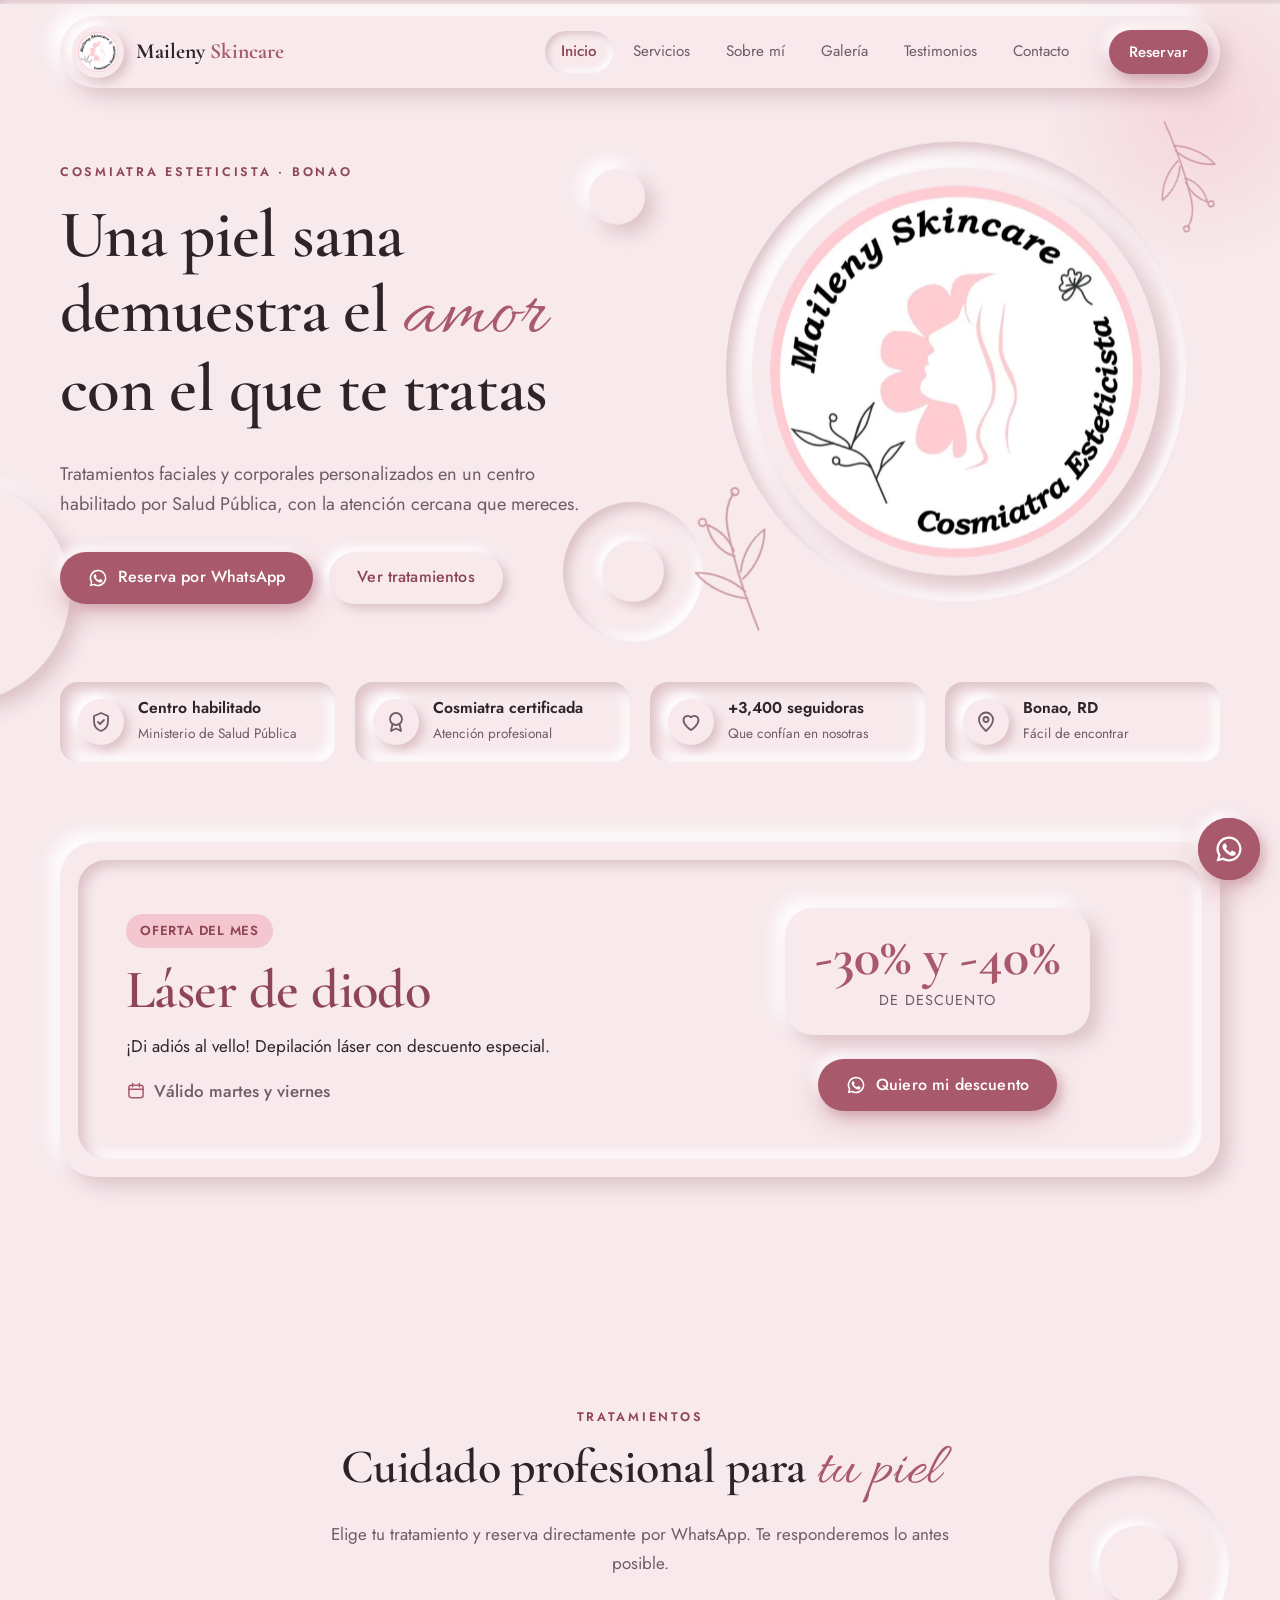
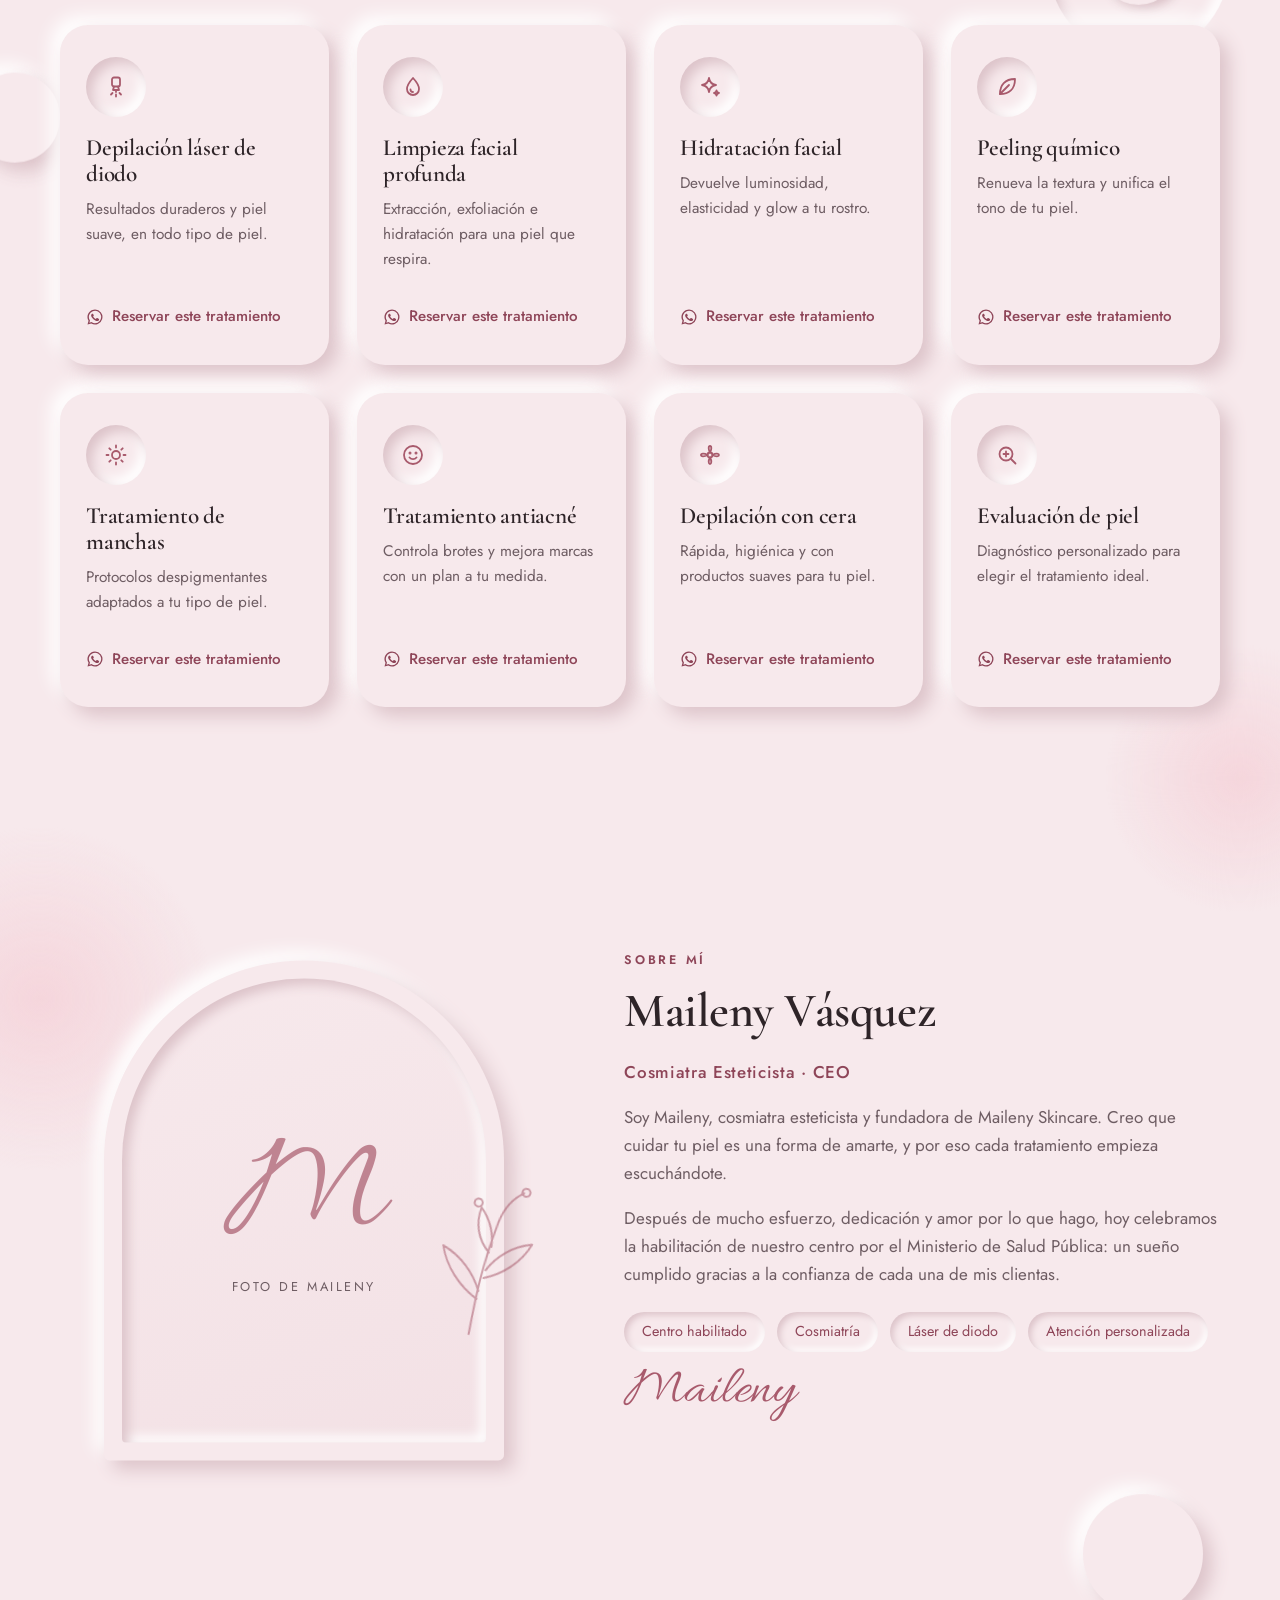
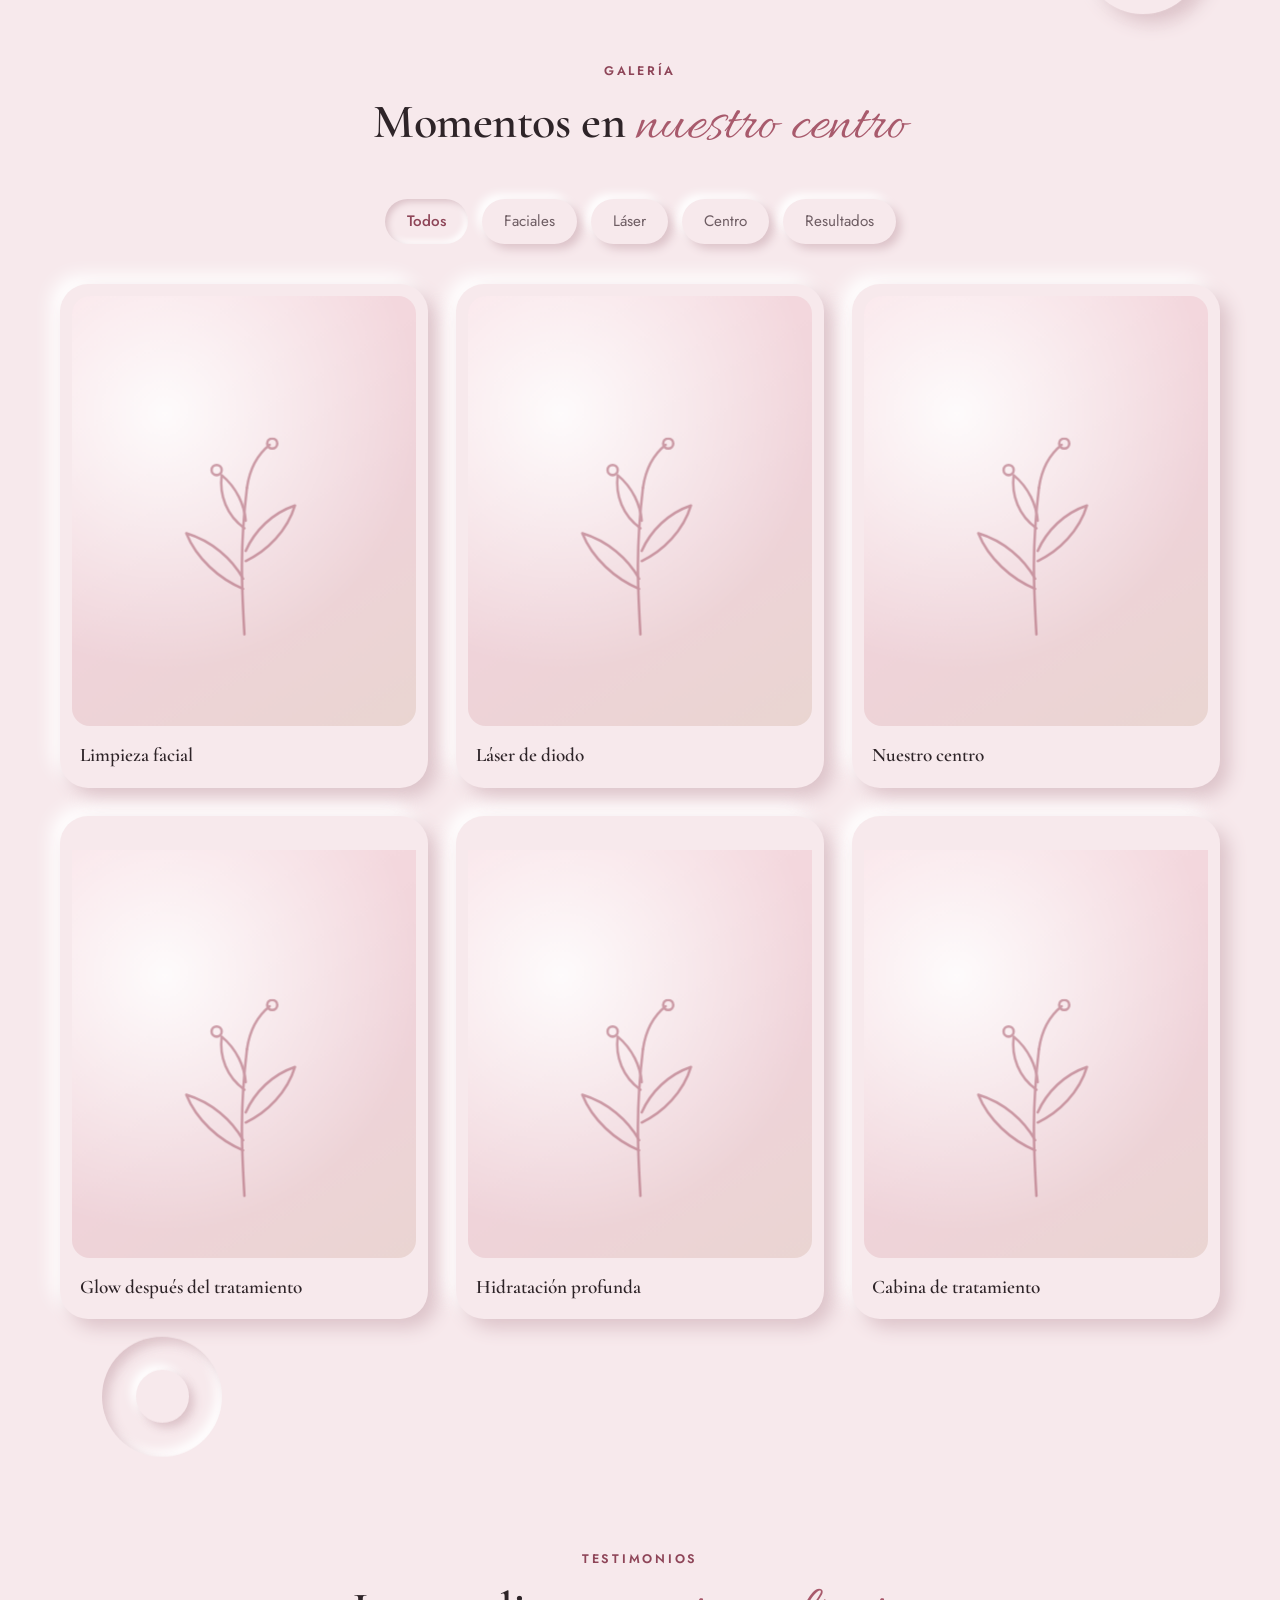
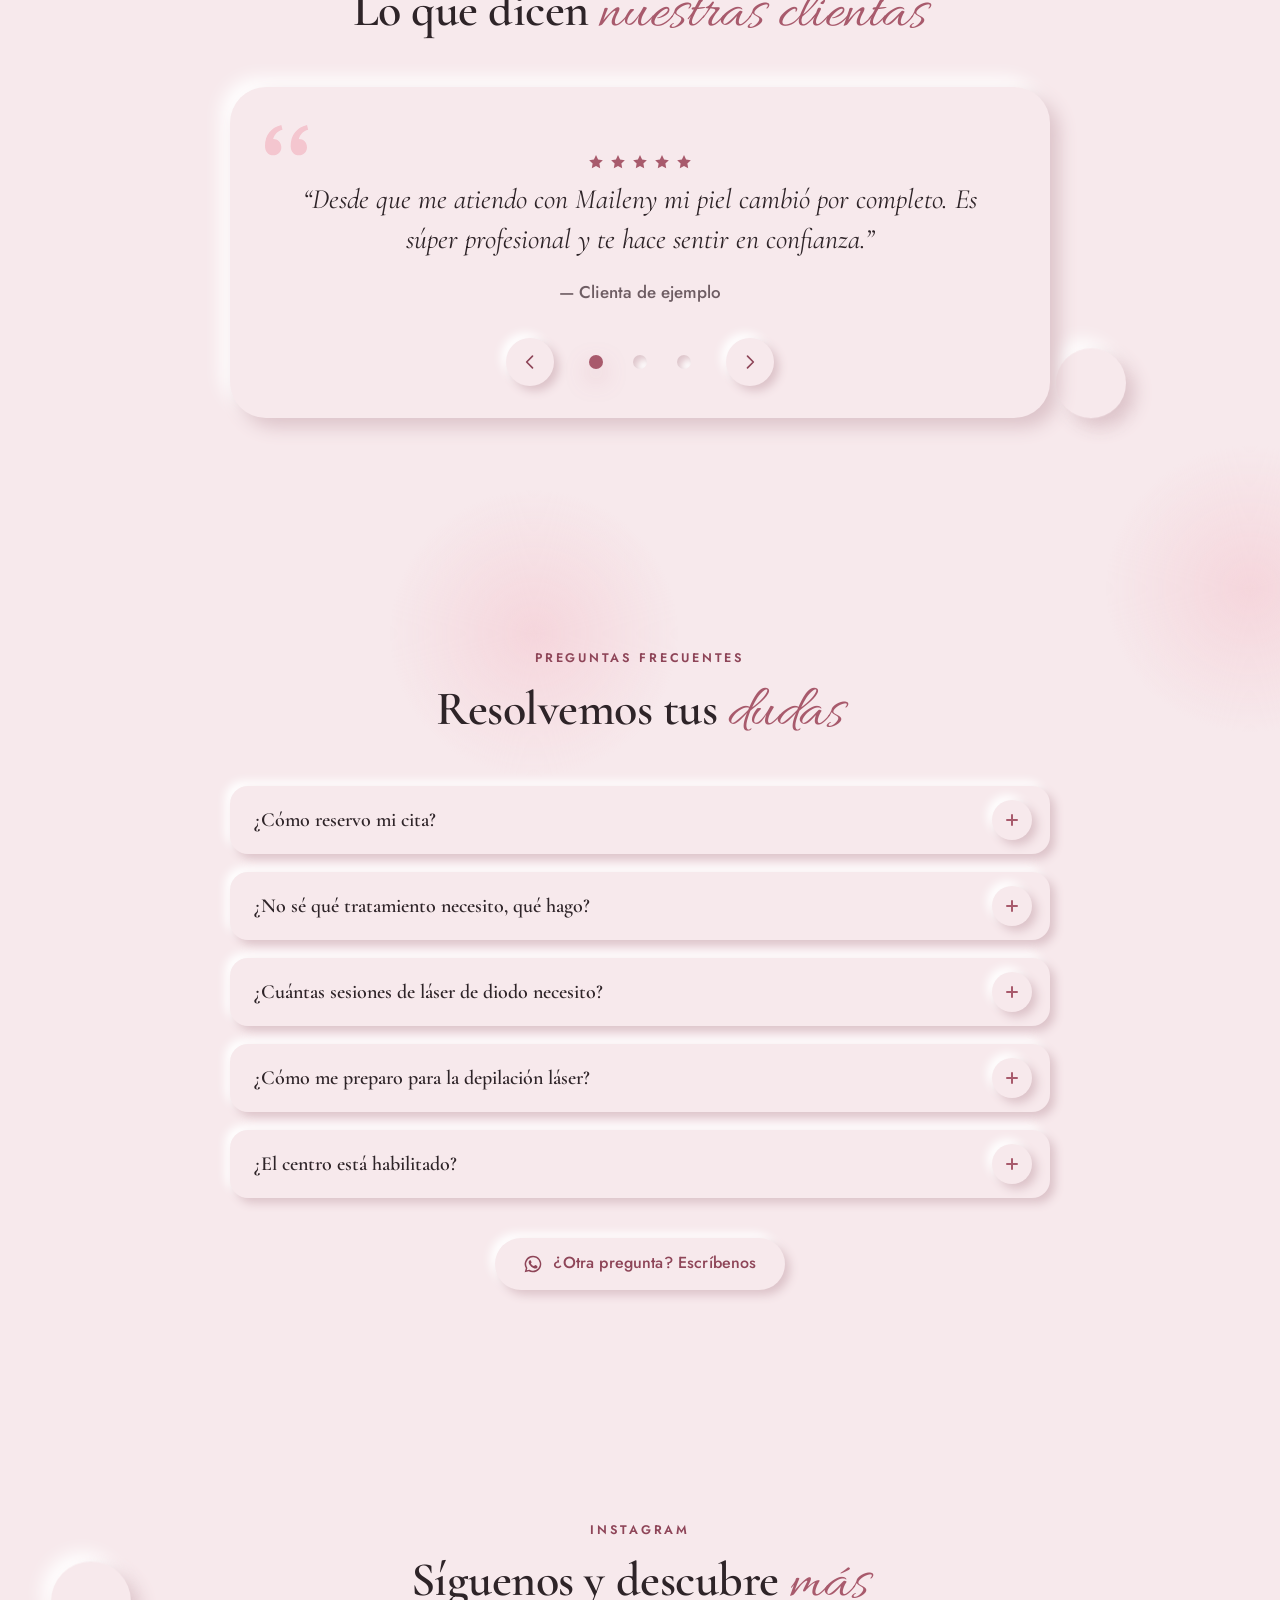
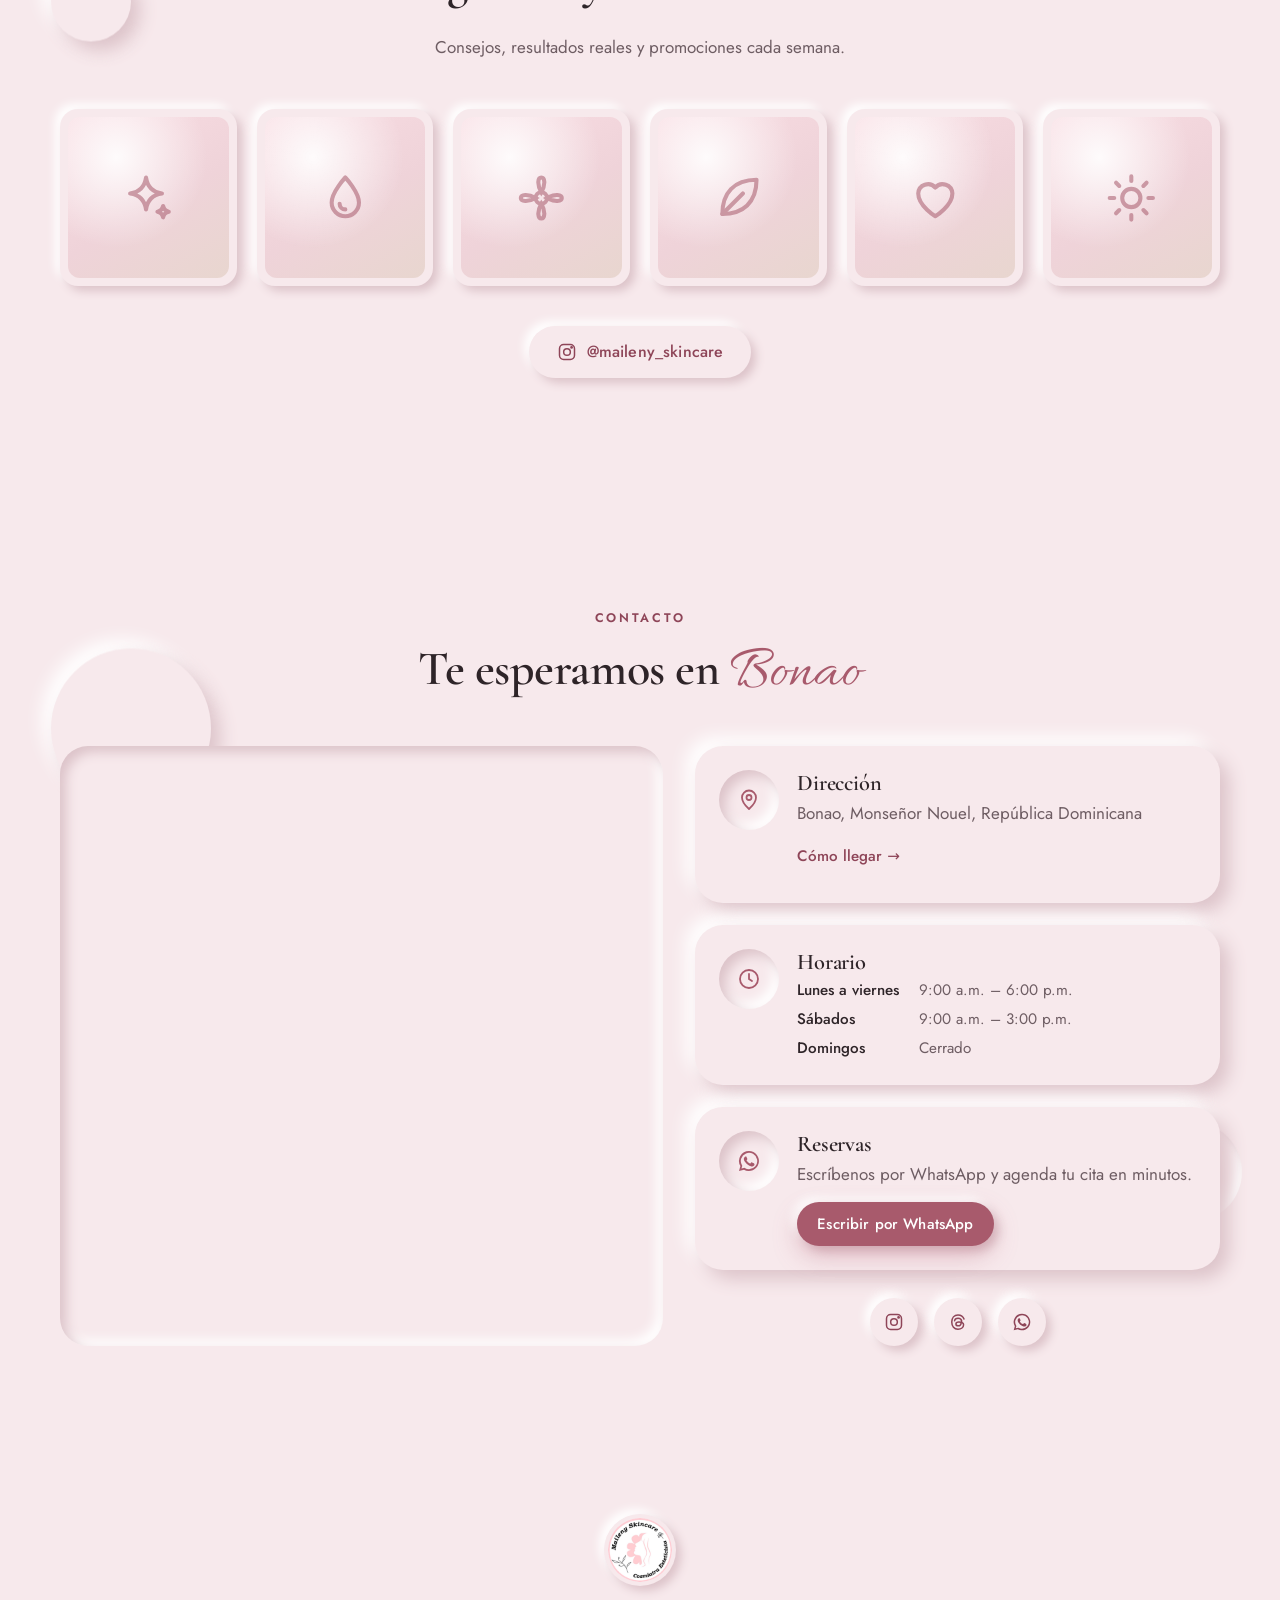
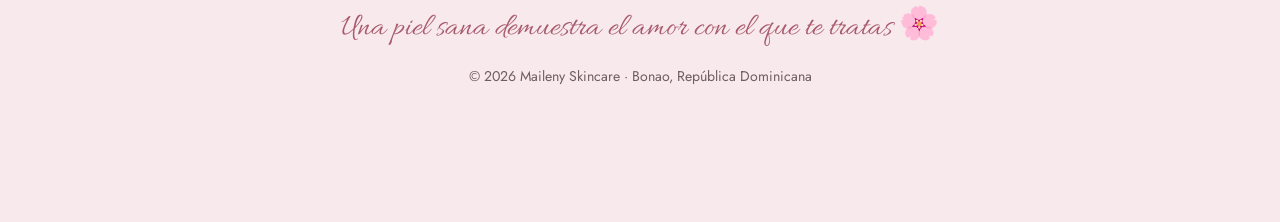
<file: index.html>
<!doctype html>
<html lang="es">
<head>
  <meta charset="utf-8">
  <meta name="viewport" content="width=device-width, initial-scale=1">
  <title>Maileny Skincare · Cosmiatra Esteticista en Bonao</title>
  <meta name="description" content="Maileny Skincare: tratamientos faciales, láser de diodo y cuidado de la piel en Bonao, República Dominicana. Centro habilitado por Salud Pública. Reserva por WhatsApp.">
  <meta name="theme-color" content="#F7E9EC">
  <link rel="canonical" href="https://maileny-skincare-bice.vercel.app/">
  <meta property="og:type" content="website">
  <meta property="og:locale" content="es_DO">
  <meta property="og:site_name" content="Maileny Skincare">
  <meta property="og:url" content="https://maileny-skincare-bice.vercel.app/">
  <meta property="og:title" content="Maileny Skincare · Bonao">
  <meta property="og:description" content="Una piel sana demuestra el amor con el que te tratas. Reserva tu cita por WhatsApp.">
  <meta property="og:image" content="https://maileny-skincare-bice.vercel.app/assets/img/og.jpg">
  <meta property="og:image:width" content="1200">
  <meta property="og:image:height" content="630">
  <meta property="og:image:alt" content="Logotipo de Maileny Skincare, Cosmiatra Esteticista">
  <meta name="twitter:card" content="summary_large_image">
  <link rel="icon" type="image/png" href="assets/img/favicon.png">
  <link rel="apple-touch-icon" href="assets/img/logo-192.png">
  <link rel="manifest" href="site.webmanifest">
  <link rel="preload" as="image" href="assets/img/logo.webp" type="image/webp" fetchpriority="high">
  <link rel="preconnect" href="https://fonts.googleapis.com">
  <link rel="preconnect" href="https://fonts.gstatic.com" crossorigin>
  <link href="https://fonts.googleapis.com/css2?family=Allura&family=Cormorant+Garamond:ital,wght@0,500;0,600;0,700;1,500&family=Jost:wght@400;500;600&display=swap" rel="stylesheet">
  <link rel="stylesheet" href="css/styles.css">
</head>
<body>
  <a class="skip" href="#inicio">Saltar al contenido</a>
  <div class="progress" aria-hidden="true"><span id="progress-bar"></span></div>

  <noscript><p class="noscript">Activa JavaScript para ver todo el contenido, o escríbenos por WhatsApp: <a href="https://wa.link/xychbx">wa.link/xychbx</a> · Instagram <a href="https://www.instagram.com/maileny_skincare/">@maileny_skincare</a></p></noscript>

  <header class="header" id="header" data-header>
    <nav class="nav neu-raised" aria-label="Principal">
      <a class="brand" href="#inicio" aria-label="Maileny Skincare, inicio">
        <span class="brand-mark neu-raised-sm"><img src="assets/img/logo-192.png" alt="" width="40" height="40"></span>
        <span class="brand-name">Maileny <em>Skincare</em></span>
      </a>
      <ul class="nav-links" id="nav-links" data-menu>
        <li><a href="#inicio" class="active">Inicio</a></li>
        <li><a href="#servicios">Servicios</a></li>
        <li><a href="#sobre-mi">Sobre mí</a></li>
        <li><a href="#galeria">Galería</a></li>
        <li><a href="#testimonios">Testimonios</a></li>
        <li><a href="#contacto">Contacto</a></li>
      </ul>
      <a class="btn btn-rose btn-sm nav-cta" data-wa href="#">Reservar</a>
      <button class="menu-btn neu-raised-sm" id="menu-btn" data-nav-toggle aria-label="Abrir menú" aria-expanded="false" aria-controls="nav-links">
        <span></span><span></span><span></span>
      </button>
    </nav>
  </header>

  <main>
    <!-- INICIO -->
    <section class="hero" id="inicio">
      <span class="bubble bubble-raised" style="--s:220px; top:58%; left:-150px" data-parallax="-.35" aria-hidden="true"></span>
      <span class="bubble bubble-ring" style="--s:140px; top:64%; left:44%" data-parallax=".25" aria-hidden="true"></span>
      <span class="bubble bubble-blush" style="--s:320px; top:-60px; right:-80px" data-parallax="-.2" aria-hidden="true"></span>
      <span class="bubble bubble-raised" style="--s:56px; top:24%; left:46%" data-parallax=".5" aria-hidden="true"></span>
      <div class="container hero-grid">
        <div class="hero-copy intro">
          <p class="eyebrow" data-c="hero.saludo"></p>
          <h1>
            <span data-c="hero.titulo"></span>
            <span class="script" data-c="hero.tituloScript"></span>
            <span data-c="hero.tituloFin"></span>
          </h1>
          <p class="lead" data-c="hero.texto"></p>
          <div class="hero-actions">
            <a class="btn btn-rose" data-wa href="#"><svg class="ico" aria-hidden="true"><use href="#i-wa"/></svg><span data-c="hero.boton"></span></a>
            <a class="btn btn-soft" href="#servicios" data-c="hero.boton2"></a>
          </div>
        </div>

        <div class="hero-visual intro-visual">
          <svg class="sprig sprig-a" viewBox="0 0 120 160" aria-hidden="true" data-parallax="-.3"><use href="#sprig"/></svg>
          <svg class="sprig sprig-b" viewBox="0 0 120 160" aria-hidden="true" data-parallax=".35"><use href="#sprig"/></svg>
          <div class="lid-ring neu-pressed" data-parallax=".12" id="lid-ring">
            <div class="lid neu-raised">
              <picture>
                <source srcset="assets/img/logo.webp" type="image/webp">
                <img src="assets/img/logo.png" alt="Logotipo de Maileny Skincare, Cosmiatra Esteticista" width="800" height="800" fetchpriority="high">
              </picture>
            </div>
          </div>
        </div>
      </div>

      <div class="container">
        <ul class="trust" id="trust"></ul>
      </div>
    </section>

    <!-- PROMO -->
    <section class="section promo-wrap" id="promo">
      <div class="container">
        <div class="promo neu-raised reveal">
          <div class="promo-inner neu-pressed">
            <div>
              <span class="tag" data-c="promo.etiqueta"></span>
              <h2 class="promo-title" data-c="promo.titulo"></h2>
              <p data-c="promo.texto"></p>
              <p class="promo-cond"><svg class="ico" aria-hidden="true"><use href="#i-cal"/></svg><span data-c="promo.condicion"></span></p>
            </div>
            <div class="promo-side">
              <div class="discount neu-raised"><span data-c="promo.descuento"></span><small>de descuento</small></div>
              <a class="btn btn-rose" data-wa-promo href="#"><svg class="ico" aria-hidden="true"><use href="#i-wa"/></svg><span data-c="promo.boton"></span></a>
            </div>
          </div>
        </div>
      </div>
    </section>

    <!-- SERVICIOS -->
    <section class="section" id="servicios">
      <span class="bubble bubble-ring" style="--s:180px; top:6%; right:4%" data-parallax="-.3" aria-hidden="true"></span>
      <span class="bubble bubble-raised" style="--s:90px; top:48%; left:-30px" data-parallax=".4" aria-hidden="true"></span>
      <span class="bubble bubble-blush" style="--s:280px; bottom:-40px; right:-100px" data-parallax="-.15" aria-hidden="true"></span>
      <div class="container">
        <header class="section-head reveal">
          <p class="eyebrow">Tratamientos</p>
          <h2>Cuidado profesional para <span class="script">tu piel</span></h2>
          <p class="muted">Elige tu tratamiento y reserva directamente por WhatsApp. Te responderemos lo antes posible.</p>
        </header>
        <div class="services" id="services"></div>
      </div>
    </section>

    <!-- SOBRE MÍ -->
    <section class="section" id="sobre-mi">
      <span class="bubble bubble-blush" style="--s:360px; top:10%; left:-140px" data-parallax=".2" aria-hidden="true"></span>
      <span class="bubble bubble-raised" style="--s:120px; bottom:8%; right:6%" data-parallax="-.35" aria-hidden="true"></span>
      <div class="container about">
        <div class="about-visual reveal">
          <div class="arch neu-raised" id="about-photo" data-parallax="-.08">
            <div class="arch-inner neu-pressed">
              <span class="script arch-mono">M</span>
              <span class="arch-cap">Foto de Maileny</span>
            </div>
          </div>
          <svg class="sprig sprig-c" viewBox="0 0 120 160" aria-hidden="true" data-parallax=".3"><use href="#sprig"/></svg>
        </div>
        <div class="about-copy reveal">
          <p class="eyebrow">Sobre mí</p>
          <h2 data-c="sobreMi.nombre"></h2>
          <p class="role" data-c="sobreMi.cargo"></p>
          <div id="about-text"></div>
          <ul class="chips" id="about-chips"></ul>
          <p class="signature script">Maileny</p>
        </div>
      </div>
    </section>

    <!-- GALERÍA -->
    <section class="section" id="galeria">
      <div class="container">
        <header class="section-head reveal">
          <p class="eyebrow">Galería</p>
          <h2>Momentos en <span class="script">nuestro centro</span></h2>
        </header>
        <div class="filters reveal" role="group" aria-label="Filtrar galería">
          <button class="chip-btn is-active" data-filter="todos" aria-pressed="true">Todos</button>
          <button class="chip-btn" data-filter="faciales" aria-pressed="false">Faciales</button>
          <button class="chip-btn" data-filter="laser" aria-pressed="false">Láser</button>
          <button class="chip-btn" data-filter="centro" aria-pressed="false">Centro</button>
          <button class="chip-btn" data-filter="resultados" aria-pressed="false">Resultados</button>
        </div>
        <div class="gallery" id="gallery"></div>
      </div>
    </section>

    <!-- TESTIMONIOS -->
    <section class="section" id="testimonios">
      <span class="bubble bubble-ring" style="--s:120px; top:30%; left:8%" data-parallax=".35" aria-hidden="true"></span>
      <span class="bubble bubble-raised" style="--s:70px; top:18%; right:12%" data-parallax="-.45" aria-hidden="true"></span>
      <span class="bubble bubble-blush" style="--s:300px; bottom:-80px; left:30%" data-parallax="-.2" aria-hidden="true"></span>
      <div class="container">
        <header class="section-head reveal">
          <p class="eyebrow">Testimonios</p>
          <h2>Lo que dicen <span class="script">nuestras clientas</span></h2>
        </header>
        <div class="slider neu-raised reveal">
          <svg class="quote-mark" viewBox="0 0 48 48" aria-hidden="true"><use href="#i-quote"/></svg>
          <div class="slides" id="slides" aria-live="off"></div>
          <div class="slider-nav">
            <button class="round-btn neu-raised-sm" id="prev" aria-label="Testimonio anterior"><svg class="ico" aria-hidden="true"><use href="#i-left"/></svg></button>
            <div class="dots" id="dots"></div>
            <button class="round-btn neu-raised-sm" id="next" aria-label="Siguiente testimonio"><svg class="ico" aria-hidden="true"><use href="#i-right"/></svg></button>
          </div>
        </div>
      </div>
    </section>

    <!-- PREGUNTAS -->
    <section class="section" id="preguntas">
      <span class="bubble bubble-blush" style="--s:300px; top:12%; right:-120px" data-parallax=".2" aria-hidden="true"></span>
      <span class="bubble bubble-raised" style="--s:80px; bottom:12%; left:4%" data-parallax="-.35" aria-hidden="true"></span>
      <div class="container">
        <header class="section-head reveal">
          <p class="eyebrow">Preguntas frecuentes</p>
          <h2>Resolvemos tus <span class="script">dudas</span></h2>
        </header>
        <div class="faq" id="faq"></div>
        <div class="center reveal">
          <a class="btn btn-soft" data-wa-faq href="#"><svg class="ico" aria-hidden="true"><use href="#i-wa"/></svg>¿Otra pregunta? Escríbenos</a>
        </div>
      </div>
    </section>

    <!-- INSTAGRAM -->
    <section class="section" id="instagram">
      <div class="container">
        <header class="section-head reveal">
          <p class="eyebrow">Instagram</p>
          <h2>Síguenos y descubre <span class="script">más</span></h2>
          <p class="muted">Consejos, resultados reales y promociones cada semana.</p>
        </header>
        <div class="ig-grid reveal" id="ig-grid"></div>
        <div class="center reveal">
          <a class="btn btn-soft" data-ig target="_blank" rel="noopener" href="#"><svg class="ico" aria-hidden="true"><use href="#i-ig"/></svg><span data-ig-handle></span></a>
        </div>
      </div>
    </section>

    <!-- CONTACTO -->
    <section class="section" id="contacto">
      <span class="bubble bubble-raised" style="--s:160px; top:4%; left:4%" data-parallax="-.3" aria-hidden="true"></span>
      <span class="bubble bubble-ring" style="--s:100px; bottom:10%; right:3%" data-parallax=".35" aria-hidden="true"></span>
      <div class="container">
        <header class="section-head reveal">
          <p class="eyebrow">Contacto</p>
          <h2>Te esperamos en <span class="script">Bonao</span></h2>
        </header>
        <div class="contact">
          <div class="map neu-pressed reveal">
            <iframe id="map" title="Ubicación de Maileny Skincare en Google Maps" loading="lazy" referrerpolicy="no-referrer-when-downgrade"></iframe>
          </div>
          <div class="contact-cards">
            <div class="info neu-raised reveal">
              <span class="well neu-pressed"><svg class="ico" aria-hidden="true"><use href="#i-pin"/></svg></span>
              <div><h3>Dirección</h3><p data-c="contacto.direccion"></p><a class="link" id="maps-link" target="_blank" rel="noopener" href="#">Cómo llegar →</a></div>
            </div>
            <div class="info neu-raised reveal">
              <span class="well neu-pressed"><svg class="ico" aria-hidden="true"><use href="#i-clock"/></svg></span>
              <div><h3>Horario</h3><dl class="hours" id="hours"></dl></div>
            </div>
            <div class="info neu-raised reveal">
              <span class="well neu-pressed"><svg class="ico" aria-hidden="true"><use href="#i-wa"/></svg></span>
              <div><h3>Reservas</h3><p>Escríbenos por WhatsApp y agenda tu cita en minutos.</p>
                <a class="btn btn-rose btn-sm" data-wa href="#">Escribir por WhatsApp</a></div>
            </div>
            <div class="socials reveal">
              <a class="round-btn neu-raised-sm" data-ig target="_blank" rel="noopener" href="#" aria-label="Instagram"><svg class="ico" aria-hidden="true"><use href="#i-ig"/></svg></a>
              <a class="round-btn neu-raised-sm" data-threads target="_blank" rel="noopener" href="#" aria-label="Threads"><svg class="ico" aria-hidden="true"><use href="#i-threads"/></svg></a>
              <a class="round-btn neu-raised-sm" data-wa href="#" aria-label="WhatsApp"><svg class="ico" aria-hidden="true"><use href="#i-wa"/></svg></a>
            </div>
          </div>
        </div>
      </div>
    </section>
  </main>

  <footer class="footer">
    <div class="container footer-inner">
      <img src="assets/img/logo-192.png" alt="" width="64" height="64" class="footer-logo">
      <p class="script footer-tag" data-c="footer"></p>
      <p class="muted small">© <span id="year"></span> Maileny Skincare · Bonao, República Dominicana</p>
    </div>
  </footer>

  <a class="wa-float" data-wa href="#" aria-label="Reservar por WhatsApp"><svg aria-hidden="true"><use href="#i-wa"/></svg></a>

  <div class="lightbox" id="lightbox" role="dialog" aria-modal="true" aria-label="Imagen ampliada" hidden>
    <div class="lightbox-card neu-raised">
      <button class="round-btn neu-raised-sm lightbox-close" id="lb-close" aria-label="Cerrar"><svg class="ico" aria-hidden="true"><use href="#i-x"/></svg></button>
      <div class="lightbox-media" id="lb-media"></div>
      <div class="lightbox-nav">
        <button class="round-btn neu-raised-sm" id="lb-prev" aria-label="Imagen anterior"><svg class="ico" aria-hidden="true"><use href="#i-left"/></svg></button>
        <p class="lightbox-cap" id="lb-cap"></p>
        <button class="round-btn neu-raised-sm" id="lb-next" aria-label="Imagen siguiente"><svg class="ico" aria-hidden="true"><use href="#i-right"/></svg></button>
      </div>
    </div>
  </div>

  <!-- Iconos -->
  <svg width="0" height="0" style="position:absolute" aria-hidden="true">
    <defs>
      <symbol id="sprig" viewBox="0 0 120 160"><g fill="none" stroke="currentColor" stroke-width="2" stroke-linecap="round" stroke-linejoin="round"><path class="draw" d="M60 156 C58 120 56 90 62 40"/><path class="draw" d="M59 120 C40 112 22 96 14 76 C34 82 50 96 59 112"/><path class="draw" d="M61 98 C78 90 94 74 100 54 C82 60 68 74 61 90"/><path class="draw" d="M60 72 C46 62 40 46 42 30 C54 40 60 54 61 66"/><path class="draw" d="M62 40 C64 26 70 14 80 6"/><circle class="draw" cx="82" cy="5" r="4"/><circle class="draw" cx="38" cy="26" r="4"/></g></symbol>
      <symbol id="i-wa" viewBox="0 0 24 24"><path fill="currentColor" d="M12 2a10 10 0 0 0-8.6 15.1L2 22l5-1.3A10 10 0 1 0 12 2Zm0 18.2a8.2 8.2 0 0 1-4.2-1.2l-.3-.2-3 .8.8-2.9-.2-.3A8.2 8.2 0 1 1 12 20.2Zm4.5-6.1c-.2-.1-1.5-.7-1.7-.8s-.4-.1-.6.1-.7.8-.8 1-.3.2-.5.1a6.7 6.7 0 0 1-3.3-2.9c-.3-.4.3-.4.7-1.3a.5.5 0 0 0 0-.5l-.8-1.8c-.2-.5-.4-.4-.6-.4h-.5a1 1 0 0 0-.7.3 3 3 0 0 0-.9 2.2 5.2 5.2 0 0 0 1.1 2.7 11.8 11.8 0 0 0 4.5 4c1.7.7 2.3.8 3.1.6a2.7 2.7 0 0 0 1.8-1.2 2.2 2.2 0 0 0 .1-1.3c0-.1-.2-.2-.4-.3Z"/></symbol>
      <symbol id="i-ig" viewBox="0 0 24 24"><g fill="none" stroke="currentColor" stroke-width="1.8"><rect x="3" y="3" width="18" height="18" rx="5"/><circle cx="12" cy="12" r="4"/><circle cx="17.5" cy="6.5" r=".8" fill="currentColor"/></g></symbol>
      <symbol id="i-threads" viewBox="0 0 24 24"><path fill="none" stroke="currentColor" stroke-width="1.8" stroke-linecap="round" d="M16.5 11.2c-.4-2.6-2.2-3.7-4.4-3.7-2.6 0-4 1.6-4.2 3M15.8 12.2c0 3-1.6 4.4-3.6 4.4-1.6 0-2.7-.9-2.7-2.2 0-1.6 1.6-2.4 3.6-2.4 3 0 5.6 1 5.6 3.4 0 3-2.8 5.3-6.7 5.3-4.6 0-7.5-3.4-7.5-8.6S7.4 3.5 12 3.5c3.6 0 6.2 1.8 7.2 5"/></symbol>
      <symbol id="i-pin" viewBox="0 0 24 24"><g fill="none" stroke="currentColor" stroke-width="1.8" stroke-linejoin="round"><path d="M12 21s-7-6.2-7-11.5a7 7 0 0 1 14 0C19 14.8 12 21 12 21Z"/><circle cx="12" cy="9.5" r="2.5"/></g></symbol>
      <symbol id="i-clock" viewBox="0 0 24 24"><g fill="none" stroke="currentColor" stroke-width="1.8" stroke-linecap="round"><circle cx="12" cy="12" r="9"/><path d="M12 7v5l3 2"/></g></symbol>
      <symbol id="i-cal" viewBox="0 0 24 24"><g fill="none" stroke="currentColor" stroke-width="1.8" stroke-linecap="round"><rect x="3.5" y="5" width="17" height="15" rx="3"/><path d="M3.5 10h17M8 3v4M16 3v4"/></g></symbol>
      <symbol id="i-left" viewBox="0 0 24 24"><path fill="none" stroke="currentColor" stroke-width="2" stroke-linecap="round" stroke-linejoin="round" d="m15 5-7 7 7 7"/></symbol>
      <symbol id="i-right" viewBox="0 0 24 24"><path fill="none" stroke="currentColor" stroke-width="2" stroke-linecap="round" stroke-linejoin="round" d="m9 5 7 7-7 7"/></symbol>
      <symbol id="i-x" viewBox="0 0 24 24"><path fill="none" stroke="currentColor" stroke-width="2" stroke-linecap="round" d="M6 6l12 12M18 6 6 18"/></symbol>
      <symbol id="i-quote" viewBox="0 0 48 48"><path fill="currentColor" d="M20 12C11 14 6 21 6 30c0 5 3 8 7 8s7-3 7-7-3-7-7-7c1-4 4-7 8-8l-1-4Zm22 0c-9 2-14 9-14 18 0 5 3 8 7 8s7-3 7-7-3-7-7-7c1-4 4-7 8-8l-1-4Z"/></symbol>
      <symbol id="i-star" viewBox="0 0 24 24"><path fill="currentColor" d="m12 2.8 2.8 5.8 6.3.9-4.6 4.4 1.1 6.3L12 17.2l-5.6 3 1.1-6.3L2.9 9.5l6.3-.9Z"/></symbol>
      <symbol id="i-shield" viewBox="0 0 24 24"><g fill="none" stroke="currentColor" stroke-width="1.8" stroke-linecap="round" stroke-linejoin="round"><path d="M12 3 5 6v5.5c0 4.4 3 8 7 9.5 4-1.5 7-5.1 7-9.5V6Z"/><path d="m9 12 2 2 4-4"/></g></symbol>
      <symbol id="i-award" viewBox="0 0 24 24"><g fill="none" stroke="currentColor" stroke-width="1.8" stroke-linecap="round" stroke-linejoin="round"><circle cx="12" cy="9" r="6"/><path d="m8.5 14-1.5 7 5-2.5 5 2.5-1.5-7"/></g></symbol>
      <symbol id="i-heart" viewBox="0 0 24 24"><path fill="none" stroke="currentColor" stroke-width="1.8" stroke-linejoin="round" d="M12 20s-7.5-4.6-7.5-10A4.3 4.3 0 0 1 12 7.4 4.3 4.3 0 0 1 19.5 10c0 5.4-7.5 10-7.5 10Z"/></symbol>
      <symbol id="i-laser" viewBox="0 0 24 24"><g fill="none" stroke="currentColor" stroke-width="1.8" stroke-linecap="round" stroke-linejoin="round"><rect x="8" y="2.5" width="8" height="9" rx="2"/><path d="M10 11.5 9 15h6l-1-3.5M12 15v2M12 19.5v2M8.5 18l-1.5 1.5M15.5 18l1.5 1.5"/></g></symbol>
      <symbol id="i-drop" viewBox="0 0 24 24"><g fill="none" stroke="currentColor" stroke-width="1.8" stroke-linecap="round" stroke-linejoin="round"><path d="M12 3s6 6.4 6 11a6 6 0 0 1-12 0c0-4.6 6-11 6-11Z"/><path d="M9.5 14.5a2.5 2.5 0 0 0 2.5 2.5"/></g></symbol>
      <symbol id="i-sparkle" viewBox="0 0 24 24"><g fill="none" stroke="currentColor" stroke-width="1.8" stroke-linejoin="round"><path d="M11 3c.6 4.2 2.8 6.4 7 7-4.2.6-6.4 2.8-7 7-.6-4.2-2.8-6.4-7-7 4.2-.6 6.4-2.8 7-7Z"/><path d="M18.5 15.5c.3 1.6 1 2.3 2.5 2.5-1.5.3-2.2 1-2.5 2.5-.3-1.5-1-2.2-2.5-2.5 1.5-.2 2.2-.9 2.5-2.5Z"/></g></symbol>
      <symbol id="i-leaf" viewBox="0 0 24 24"><g fill="none" stroke="currentColor" stroke-width="1.8" stroke-linecap="round" stroke-linejoin="round"><path d="M5 19C5 10 10 4 20 4c0 10-6 15-15 15Z"/><path d="M5 19 14 10"/></g></symbol>
      <symbol id="i-sun" viewBox="0 0 24 24"><g fill="none" stroke="currentColor" stroke-width="1.8" stroke-linecap="round"><circle cx="12" cy="12" r="4"/><path d="M12 2.5v2M12 19.5v2M2.5 12h2M19.5 12h2M5.3 5.3l1.4 1.4M17.3 17.3l1.4 1.4M5.3 18.7l1.4-1.4M17.3 6.7l1.4-1.4"/></g></symbol>
      <symbol id="i-face" viewBox="0 0 24 24"><g fill="none" stroke="currentColor" stroke-width="1.8" stroke-linecap="round"><circle cx="12" cy="12" r="9"/><path d="M8.5 14.5a4.5 4.5 0 0 0 7 0"/><circle cx="9" cy="10" r=".6" fill="currentColor"/><circle cx="15" cy="10" r=".6" fill="currentColor"/></g></symbol>
      <symbol id="i-flower" viewBox="0 0 24 24"><g fill="none" stroke="currentColor" stroke-width="1.8"><circle cx="12" cy="12" r="2.5"/><path d="M12 9.5C10 6 10.5 3 12 3s2 3 0 6.5ZM12 14.5c-2 3.5-1.5 6.5 0 6.5s2-3 0-6.5ZM9.5 12C6 10 3 10.5 3 12s3 2 6.5 0ZM14.5 12c3.5-2 6.5-1.5 6.5 0s-3 2-6.5 0Z"/></g></symbol>
      <symbol id="i-hand" viewBox="0 0 24 24"><g fill="none" stroke="currentColor" stroke-width="1.8" stroke-linecap="round" stroke-linejoin="round"><circle cx="11" cy="11" r="6.5"/><path d="m16 16 4.5 4.5M8.5 11h5M11 8.5v5"/></g></symbol>
    </defs>
  </svg>

  <script src="js/content.js"></script>
  <script src="js/main.js"></script>
</body>
</html>
</file>
<file: css/styles.css>
/* Maileny Skincare — neumorphic soft UI */
:root {
  --surface: #F7E9EC;
  --surface-2: #F3E1E5;
  --shadow-light: #FFFFFF;
  --shadow-dark: #DCC3C9;
  --rose: #A85A6C;   /* white text on this passes WCAG AA */
  --rose-deep: #8E4558;
  --blush: #F4C6CF;
  --ink: #2E2428;
  --muted: #6E5D63;

  --raised: 9px 9px 18px var(--shadow-dark), -9px -9px 18px var(--shadow-light);
  --raised-sm: 5px 5px 10px var(--shadow-dark), -5px -5px 10px var(--shadow-light);
  --raised-hover: 14px 14px 26px var(--shadow-dark), -14px -14px 26px var(--shadow-light);
  --pressed: inset 6px 6px 12px var(--shadow-dark), inset -6px -6px 12px var(--shadow-light);
  --pressed-sm: inset 3px 3px 6px var(--shadow-dark), inset -3px -3px 6px var(--shadow-light);
  --flat: 0 0 0 var(--shadow-dark), 0 0 0 var(--shadow-light);
  --glow: 0 10px 24px rgba(184, 102, 122, .35);

  --radius: 28px;
  --radius-sm: 18px;
  --serif: "Cormorant Garamond", Georgia, serif;
  --sans: "Jost", system-ui, sans-serif;
  --script: "Allura", cursive;
  --ease: cubic-bezier(.22, .7, .3, 1);
}

*, *::before, *::after { box-sizing: border-box; }
html { scroll-behavior: smooth; scroll-padding-top: 96px; }
body {
  margin: 0;
  background: var(--surface);
  color: var(--ink);
  font: 400 17px/1.65 var(--sans);
  -webkit-font-smoothing: antialiased;
  overflow-x: hidden;
}
img { max-width: 100%; display: block; }
a { color: inherit; text-decoration: none; }
button { font: inherit; color: inherit; cursor: pointer; border: 0; background: none; }
h1, h2, h3 { font-family: var(--serif); font-weight: 600; line-height: 1.12; margin: 0 0 .5em; letter-spacing: -.01em; }
h1 { font-size: clamp(2.5rem, 5.4vw, 4.2rem); }
h2 { font-size: clamp(2rem, 3.8vw, 3rem); }
h3 { font-size: 1.4rem; }
p { margin: 0 0 1em; }
.script { font-family: var(--script); font-weight: 400; color: var(--rose); letter-spacing: 0; }
h1 .script, h2 .script { font-size: 1.25em; line-height: .8; }
.muted { color: var(--muted); }
.small { font-size: .88rem; }
.center { text-align: center; margin-top: 40px; }
.ico { width: 20px; height: 20px; flex: none; }
:focus-visible { outline: 2px solid var(--rose); outline-offset: 3px; }

.skip { position: absolute; left: -999px; top: 8px; z-index: 100; background: var(--rose); color: #fff; padding: 12px 18px; border-radius: 99px; }
.skip:focus { left: 16px; }
.noscript { position: relative; z-index: 60; margin: 0; padding: 104px 24px 16px; text-align: center; background: var(--blush); }
.noscript a { color: var(--rose-deep); text-decoration: underline; }

.container { width: min(1160px, 100% - 32px); margin-inline: auto; }
.section { padding: clamp(64px, 9vw, 112px) 0; }
.section-head { text-align: center; max-width: 640px; margin: 0 auto 48px; }
.eyebrow {
  display: inline-block; font-size: .78rem; font-weight: 600; letter-spacing: .22em; text-transform: uppercase;
  color: var(--rose-deep); margin-bottom: 14px;
}

/* Neumorphic surfaces */
.neu-raised { background: var(--surface); box-shadow: var(--raised); }
.neu-raised-sm { background: var(--surface); box-shadow: var(--raised-sm); }
.neu-pressed { background: var(--surface); box-shadow: var(--pressed); }

/* Buttons */
.btn {
  display: inline-flex; align-items: center; justify-content: center; gap: 10px;
  min-height: 52px; padding: 0 28px; border-radius: 99px;
  font-weight: 500; font-size: 1rem; letter-spacing: .01em;
  transition: transform .15s var(--ease), box-shadow .2s var(--ease), background .2s;
}
.btn-sm { min-height: 44px; padding: 0 20px; font-size: .94rem; }
.btn-rose { background: var(--rose); color: #fff; box-shadow: var(--glow), var(--raised-sm); }
.btn-rose:hover { background: var(--rose-deep); transform: translateY(-2px); }
.btn-rose:active { transform: translateY(1px); box-shadow: inset 3px 3px 8px rgba(0,0,0,.18); }
.btn-soft { background: var(--surface); color: var(--rose-deep); box-shadow: var(--raised-sm); }
.btn-soft:hover { box-shadow: var(--raised); }
.btn-soft:active { box-shadow: var(--pressed-sm); }

.round-btn {
  display: inline-grid; place-items: center; width: 48px; height: 48px; border-radius: 50%; flex: none;
  color: var(--rose-deep); transition: box-shadow .15s var(--ease);
}
.round-btn:hover { color: var(--rose); }
.round-btn:active { box-shadow: var(--pressed-sm); }

/* Header */
.header { position: fixed; inset: 16px 0 auto; z-index: 50; }
.nav {
  width: min(1160px, 100% - 32px); margin-inline: auto;
  display: flex; align-items: center; gap: 24px;
  padding: 10px 12px 10px 12px; border-radius: 99px;
  transition: box-shadow .3s;
}
.header.scrolled .nav { box-shadow: var(--raised-sm); }
.brand { display: flex; align-items: center; gap: 12px; margin-right: auto; }
.brand-mark { width: 52px; height: 52px; border-radius: 50%; display: grid; place-items: center; }
.brand-mark img { width: 40px; height: 40px; }
.brand-name { font-family: var(--serif); font-size: 1.35rem; font-weight: 700; }
.brand-name em { font-style: normal; color: var(--rose); }
.nav-links { display: flex; gap: 4px; list-style: none; margin: 0; padding: 0; }
.nav-links a {
  display: block; padding: 8px 16px; border-radius: 99px; font-size: .95rem; color: var(--muted);
  transition: box-shadow .2s, color .2s;
}
.nav-links a:hover { color: var(--ink); }
.nav-links a.active { box-shadow: var(--pressed-sm); color: var(--rose-deep); font-weight: 500; }
.menu-btn { display: none; width: 48px; height: 48px; border-radius: 50%; flex-direction: column; justify-content: center; align-items: center; gap: 5px; }
.menu-btn span { width: 18px; height: 2px; background: var(--ink); border-radius: 2px; transition: transform .25s, opacity .25s; }
.menu-btn[aria-expanded="true"] { box-shadow: var(--pressed-sm); }
.menu-btn[aria-expanded="true"] span:nth-child(1) { transform: translateY(7px) rotate(45deg); }
.menu-btn[aria-expanded="true"] span:nth-child(2) { opacity: 0; }
.menu-btn[aria-expanded="true"] span:nth-child(3) { transform: translateY(-7px) rotate(-45deg); }

/* Hero */
.hero { padding: 150px 0 40px; position: relative; }
.hero-grid { display: grid; grid-template-columns: 1.05fr .95fr; gap: 48px; align-items: center; }
.hero h1 span { display: inline; }
.lead { font-size: 1.14rem; color: var(--muted); max-width: 520px; }
.hero-actions { display: flex; flex-wrap: wrap; gap: 16px; margin-top: 32px; }
.hero-visual { position: relative; display: grid; place-items: center; }
.lid-ring { width: min(460px, 100%); aspect-ratio: 1; border-radius: 50%; padding: 26px; display: grid; }
.lid { border-radius: 50%; padding: 18px; display: grid; animation: float 7s ease-in-out infinite; }
.lid img { width: 100%; height: auto; border-radius: 50%; }
@keyframes float { 50% { transform: translateY(-8px); } }

.sprig { position: absolute; width: 110px; color: var(--rose); opacity: .55; pointer-events: none; }
.sprig-a { left: -10px; bottom: -6px; transform: rotate(-18deg); }
.sprig-b { right: -6px; top: -10px; transform: rotate(160deg); width: 86px; }
.sprig .draw { stroke-dasharray: 260; stroke-dashoffset: 260; }
.is-visible .sprig .draw, .sprig.is-visible .draw { animation: draw 2.4s var(--ease) .3s forwards; }
@keyframes draw { to { stroke-dashoffset: 0; } }

.trust { list-style: none; margin: 72px 0 0; padding: 0; display: grid; grid-template-columns: repeat(4, 1fr); gap: 20px; }
.pebble { display: flex; align-items: center; gap: 14px; padding: 16px 18px; border-radius: var(--radius-sm); box-shadow: var(--pressed); }
.pebble .well { width: 46px; height: 46px; }
.pebble strong { display: block; font-weight: 600; font-size: .98rem; line-height: 1.3; }
.pebble span { font-size: .85rem; color: var(--muted); }

.well { display: grid; place-items: center; width: 60px; height: 60px; border-radius: 50%; color: var(--rose); flex: none; }
.well .ico { width: 24px; height: 24px; }
.pebble .well { box-shadow: var(--raised-sm); background: var(--surface); }

/* Promo */
.promo-wrap { padding-top: 40px; }
.promo { border-radius: calc(var(--radius) + 8px); padding: 18px; }
.promo-inner {
  border-radius: var(--radius); padding: clamp(28px, 4vw, 48px);
  display: grid; grid-template-columns: 1.3fr 1fr; gap: 32px; align-items: center;
}
.tag { display: inline-block; padding: 6px 14px; border-radius: 99px; background: var(--blush); color: var(--rose-deep); font-size: .82rem; font-weight: 600; letter-spacing: .06em; text-transform: uppercase; margin-bottom: 12px; }
.promo-title { font-size: clamp(2.2rem, 4.5vw, 3.4rem); color: var(--rose-deep); margin-bottom: .2em; }
.promo-cond { display: flex; align-items: center; gap: 8px; color: var(--muted); font-weight: 500; margin: 0; }
.promo-cond .ico { color: var(--rose); }
.promo-side { display: flex; flex-direction: column; align-items: center; gap: 24px; }
.discount { border-radius: var(--radius); padding: 22px 30px; text-align: center; }
.discount span { display: block; font-family: var(--serif); font-size: clamp(2.4rem, 5vw, 3.4rem); font-weight: 700; color: var(--rose); line-height: 1; }
.discount small { color: var(--muted); font-size: .9rem; letter-spacing: .08em; text-transform: uppercase; }

/* Services */
.services { display: grid; grid-template-columns: repeat(auto-fill, minmax(250px, 1fr)); gap: 28px; }
.service {
  border-radius: var(--radius); padding: 32px 26px 26px; display: flex; flex-direction: column; gap: 10px;
  background: var(--surface); box-shadow: var(--raised);
  transition: box-shadow .3s var(--ease), transform .3s var(--ease);
}
.service:hover { box-shadow: var(--raised-hover); transform: translateY(-4px); }
.service:active { box-shadow: var(--pressed); transform: none; }
.service .well { box-shadow: var(--pressed); margin-bottom: 8px; }
.service h3 { margin: 0; font-size: 1.45rem; }
.service p { color: var(--muted); font-size: .96rem; margin: 0; flex: 1; }
.service .link { margin-top: 12px; }
.link { display: inline-flex; align-items: center; gap: 8px; min-height: 44px; color: var(--rose-deep); font-weight: 500; font-size: .95rem; }
.link:hover { color: var(--rose); }
.link .ico { width: 18px; height: 18px; }

/* About */
.about { display: grid; grid-template-columns: .9fr 1.1fr; gap: clamp(40px, 6vw, 88px); align-items: center; }
.about-visual { position: relative; display: grid; place-items: center; }
.arch { width: min(400px, 100%); aspect-ratio: 4 / 5; border-radius: 999px 999px var(--radius) var(--radius); padding: 18px; }
.arch-inner {
  width: 100%; height: 100%; border-radius: 999px 999px calc(var(--radius) - 8px) calc(var(--radius) - 8px);
  display: grid; place-items: center; align-content: center; gap: 6px; overflow: hidden;
  background: linear-gradient(160deg, var(--surface), var(--surface-2));
}
.arch-inner img { width: 100%; height: 100%; object-fit: cover; }
.arch-mono { font-size: 9rem; line-height: 1; opacity: .7; }
.arch-cap { font-size: .8rem; letter-spacing: .2em; text-transform: uppercase; color: var(--muted); }
.sprig-c { right: 0; bottom: -20px; width: 120px; transform: rotate(14deg); }
.role { color: var(--rose-deep); font-weight: 500; letter-spacing: .04em; margin-top: -.3em; }
.about-copy p:not(.role):not(.eyebrow):not(.signature) { color: var(--muted); }
.chips { list-style: none; padding: 0; margin: 24px 0 8px; display: flex; flex-wrap: wrap; gap: 12px; }
.chips li { padding: 8px 18px; border-radius: 99px; box-shadow: var(--pressed-sm); font-size: .9rem; color: var(--rose-deep); }
.signature { font-size: 3.4rem; margin: 12px 0 0; line-height: 1; }

/* Gallery */
.filters { display: flex; flex-wrap: wrap; justify-content: center; gap: 14px; margin-bottom: 40px; }
.chip-btn { padding: 10px 22px; border-radius: 99px; box-shadow: var(--raised-sm); color: var(--muted); font-size: .95rem; transition: box-shadow .2s, color .2s; }
.chip-btn:hover { color: var(--ink); }
.chip-btn.is-active { box-shadow: var(--pressed-sm); color: var(--rose-deep); font-weight: 500; }
.gallery { display: grid; grid-template-columns: repeat(3, 1fr); gap: 28px; }
.tile {
  position: relative; border-radius: var(--radius); padding: 12px; box-shadow: var(--raised);
  transition: box-shadow .3s var(--ease), transform .3s var(--ease), opacity .3s;
  text-align: left; width: 100%;
}
.tile:hover { box-shadow: var(--raised-hover); transform: translateY(-4px); }
.tile:active { box-shadow: var(--pressed); transform: none; }
.tile.is-hidden { display: none; }
.tile-media { display: block; aspect-ratio: 4 / 5; border-radius: calc(var(--radius) - 10px); overflow: hidden; }
.tile-media img { width: 100%; height: 100%; object-fit: cover; }
.tile-cap { display: block; padding: 14px 8px 4px; font-family: var(--serif); font-size: 1.2rem; font-weight: 600; }
.placeholder {
  width: 100%; height: 100%; display: grid; place-items: center;
  background:
    radial-gradient(circle at 30% 25%, rgba(255,255,255,.9), transparent 55%),
    linear-gradient(150deg, #F9DDE3, #EFD3D9 55%, #E8D6CF);
  color: var(--rose);
}
.placeholder svg { width: 38%; opacity: .55; }

/* Testimonials */
.slider { position: relative; max-width: 820px; margin: 0 auto; border-radius: calc(var(--radius) + 8px); padding: clamp(40px, 6vw, 64px) clamp(24px, 6vw, 72px) 32px; text-align: center; }
.quote-mark { position: absolute; top: 24px; left: 28px; width: 56px; height: 56px; color: var(--blush); }
.slides { display: grid; }
.slide { grid-area: 1 / 1; opacity: 0; transform: translateY(10px); transition: opacity .5s var(--ease), transform .5s var(--ease); visibility: hidden; }
.slide.is-active { opacity: 1; transform: none; visibility: visible; }
.slide blockquote { margin: 0 0 18px; font-family: var(--serif); font-size: clamp(1.35rem, 2.6vw, 1.75rem); font-style: italic; line-height: 1.45; }
.stars { display: inline-flex; gap: 4px; color: var(--rose); margin-bottom: 8px; }
.stars svg { width: 18px; height: 18px; }
.slide cite { display: block; font-style: normal; font-weight: 500; color: var(--muted); }
.slider-nav { display: flex; align-items: center; justify-content: center; gap: 20px; margin-top: 32px; }
.dots { display: flex; }
.dot { width: 44px; height: 44px; display: grid; place-items: center; padding: 0; }
.dot::before { content: ""; width: 14px; height: 14px; border-radius: 50%; box-shadow: var(--pressed-sm); transition: background .2s; }
.dot.is-active::before { background: var(--rose); box-shadow: var(--glow); }

/* FAQ */
.faq { max-width: 820px; margin: 0 auto; display: grid; gap: 18px; }
.faq-item { border-radius: var(--radius-sm); background: var(--surface); box-shadow: var(--raised-sm); }
.faq-item.reveal { transition: opacity .8s var(--ease), transform .8s var(--ease), box-shadow .3s var(--ease); }
.faq-item[open] { box-shadow: var(--pressed); }
.faq-item summary {
  list-style: none; display: flex; align-items: center; justify-content: space-between; gap: 16px;
  min-height: 64px; padding: 14px 18px 14px 24px; cursor: pointer; border-radius: var(--radius-sm);
  font-family: var(--serif); font-size: 1.25rem; font-weight: 600; line-height: 1.3;
}
.faq-item summary::-webkit-details-marker { display: none; }
.faq-item summary:hover { color: var(--rose-deep); }
.faq-icon { position: relative; width: 40px; height: 40px; border-radius: 50%; flex: none; box-shadow: var(--raised-sm); transition: box-shadow .3s; }
.faq-icon::before, .faq-icon::after {
  content: ""; position: absolute; left: 50%; top: 50%; width: 12px; height: 2px; margin: -1px 0 0 -6px;
  background: var(--rose); border-radius: 2px; transition: transform .3s var(--ease);
}
.faq-icon::after { transform: rotate(90deg); }
.faq-item[open] .faq-icon { box-shadow: var(--pressed-sm); }
.faq-item[open] .faq-icon::after { transform: rotate(0); }
.faq-body { padding: 0 24px 22px; color: var(--muted); animation: rise .4s var(--ease); }
.faq-body p { margin: 0; }

/* Instagram */
.ig-grid { display: grid; grid-template-columns: repeat(6, 1fr); gap: 20px; }
.ig-tile { aspect-ratio: 1; border-radius: var(--radius-sm); padding: 8px; box-shadow: var(--raised-sm); display: block; transition: box-shadow .2s, transform .2s; }
.ig-tile:hover { box-shadow: var(--raised); transform: translateY(-3px); }
.ig-tile .placeholder, .ig-tile img { border-radius: calc(var(--radius-sm) - 6px); width: 100%; height: 100%; object-fit: cover; }
.ig-tile .placeholder svg { width: 34%; }

/* Contact */
.contact { display: grid; grid-template-columns: 1.15fr 1fr; gap: 32px; align-items: start; }
.map { border-radius: var(--radius); padding: 14px; height: 100%; min-height: 420px; }
.map iframe { width: 100%; height: 100%; min-height: 392px; border: 0; border-radius: calc(var(--radius) - 10px); filter: saturate(.75) sepia(.12); }
.contact-cards { display: grid; gap: 22px; }
.info { display: flex; gap: 18px; padding: 24px; border-radius: var(--radius); align-items: flex-start; }
.info h3 { margin-bottom: 4px; }
.info p { color: var(--muted); margin-bottom: 8px; }
.info .btn { margin-top: 6px; }
.hours { display: grid; grid-template-columns: auto auto; gap: 4px 20px; margin: 0; color: var(--muted); font-size: .95rem; }
.hours dt { font-weight: 500; color: var(--ink); }
.hours dd { margin: 0; }
.socials { display: flex; gap: 16px; justify-content: center; padding-top: 6px; }

/* Footer */
.footer { padding: 56px 0 120px; text-align: center; }
.footer-inner { display: grid; justify-items: center; gap: 10px; }
.footer-logo { width: 72px; height: 72px; border-radius: 50%; box-shadow: var(--raised-sm); padding: 4px; background: var(--surface); }
.footer-tag { font-size: 2rem; margin: 6px 0 0; }

/* 404 */
.not-found { min-height: 100vh; display: grid; place-items: center; text-align: center; }
.not-found .container { display: grid; justify-items: center; gap: 8px; max-width: 560px; }
.not-found .btn { margin-top: 16px; }

/* Floating WhatsApp */
.wa-float {
  position: fixed; right: 20px; bottom: 20px; z-index: 60; width: 62px; height: 62px; border-radius: 50%;
  display: grid; place-items: center; background: var(--rose); color: #fff; box-shadow: var(--glow), var(--raised-sm);
  transition: transform .2s var(--ease), background .2s;
}
.wa-float svg { width: 30px; height: 30px; }
.wa-float:hover { transform: scale(1.07); background: var(--rose-deep); }
.wa-float::after {
  content: ""; position: absolute; inset: 0; border-radius: 50%; border: 2px solid var(--rose);
  animation: pulse 2.6s ease-out infinite;
}
@keyframes pulse { from { transform: scale(1); opacity: .7; } to { transform: scale(1.5); opacity: 0; } }

/* Lightbox */
.lightbox { position: fixed; inset: 0; z-index: 80; display: grid; place-items: center; padding: 16px; background: rgba(46, 36, 40, .45); backdrop-filter: blur(6px); }
.lightbox[hidden] { display: none; }
.lightbox-card { position: relative; width: min(560px, 100%); border-radius: var(--radius); padding: 16px; animation: pop .3s var(--ease); }
.lightbox-media { aspect-ratio: 4 / 5; border-radius: calc(var(--radius) - 8px); overflow: hidden; max-height: 75vh; }
.lightbox-media img { width: 100%; height: 100%; object-fit: cover; }
.lightbox-nav { display: flex; align-items: center; justify-content: space-between; gap: 12px; margin-top: 14px; }
.lightbox-cap { flex: 1; text-align: center; font-family: var(--serif); font-size: 1.3rem; font-weight: 600; margin: 0; }
.lightbox-close { position: absolute; top: -14px; right: -14px; z-index: 1; }
@keyframes pop { from { opacity: 0; transform: scale(.96); } }

/* Parallax: JS writes --py; the `translate` property composes with any existing transform */
[data-parallax] { translate: 0 var(--py, 0px); will-change: translate; }
.hero, .section { position: relative; overflow-x: clip; }
.hero > .container, .section > .container { position: relative; z-index: 1; }

/* Floating neumorphic bubbles behind the content */
.bubble { position: absolute; z-index: 0; width: var(--s); height: var(--s); border-radius: 50%; pointer-events: none; }
.bubble-raised { background: var(--surface); box-shadow: var(--raised); animation: drift 14s ease-in-out infinite; }
.bubble-ring { box-shadow: var(--pressed); animation: drift 18s ease-in-out infinite reverse; }
.bubble-ring::after { content: ""; position: absolute; inset: 28%; border-radius: 50%; background: var(--surface); box-shadow: var(--raised-sm); }
.bubble-blush { background: radial-gradient(circle, rgba(244, 198, 207, .55), rgba(244, 198, 207, 0) 68%); }
@keyframes drift { 50% { transform: translate(10px, -14px) rotate(6deg); } }

/* Scroll progress: a rose line in a pressed track */
.progress { position: fixed; inset: 0 0 auto; z-index: 70; height: 4px; box-shadow: var(--pressed-sm); }
.progress span { display: block; height: 100%; background: linear-gradient(90deg, var(--blush), var(--rose)); transform-origin: left; transform: scaleX(var(--p, 0)); border-radius: 0 4px 4px 0; }

/* Hero entrance */
.intro > * { animation: rise 1s var(--ease) both; }
.intro > :nth-child(1) { animation-delay: .1s; }
.intro > :nth-child(2) { animation-delay: .22s; }
.intro > :nth-child(3) { animation-delay: .38s; }
.intro > :nth-child(4) { animation-delay: .52s; }
.intro h1 .script { display: inline-block; animation: ink 1.4s var(--ease) .7s both; }
.intro-visual .lid-ring { animation: sink 1.2s var(--ease) .15s both; }
.intro-visual .lid { animation: emerge 1.2s var(--ease) .45s both, float 7s ease-in-out 1.7s infinite; }
.trust .pebble { animation: rise .9s var(--ease) both; }
.trust .pebble:nth-child(1) { animation-delay: .7s; }
.trust .pebble:nth-child(2) { animation-delay: .8s; }
.trust .pebble:nth-child(3) { animation-delay: .9s; }
.trust .pebble:nth-child(4) { animation-delay: 1s; }
@keyframes rise { from { opacity: 0; transform: translateY(28px); } }
@keyframes ink { from { opacity: 0; clip-path: inset(0 100% 0 0); } to { clip-path: inset(0 -10% 0 0); } }
@keyframes sink { from { opacity: 0; box-shadow: var(--flat); } }
@keyframes emerge { from { opacity: 0; transform: scale(.9); box-shadow: var(--flat); } }

/* Pointer tilt for the hero logo (vars set in JS) */
.lid-ring { transform: perspective(900px) rotateX(var(--tx, 0deg)) rotateY(var(--ty, 0deg)); transition: transform .4s var(--ease); }

/* Promo discount breathes softly */
.discount { animation: breathe 4.5s ease-in-out infinite; }
@keyframes breathe { 50% { box-shadow: var(--raised-hover); transform: translateY(-3px); } }

/* Shine sweep on the main buttons */
.btn-rose { position: relative; overflow: hidden; isolation: isolate; }
.btn-rose::after {
  content: ""; position: absolute; inset: 0; z-index: -1; pointer-events: none;
  background: linear-gradient(110deg, transparent 35%, rgba(255,255,255,.35) 50%, transparent 65%);
  transform: translateX(-120%); animation: shine 5s ease-in-out 2s infinite;
}
@keyframes shine { 0%, 70% { transform: translateX(-120%); } 100% { transform: translateX(120%); } }

/* Gallery images drift inside their frames */
.tile-media > * { scale: 1.16; }

/* Reveal on scroll: surfaces rise out of the flat page */
.reveal { opacity: 0; transform: translateY(24px); transition: opacity .8s var(--ease), transform .8s var(--ease); }
.reveal.is-visible { opacity: 1; transform: none; }
.service.reveal { box-shadow: var(--flat); transition: opacity .8s var(--ease), transform .8s var(--ease), box-shadow .9s var(--ease) .15s; }
.service.reveal.is-visible { box-shadow: var(--raised); }
.service.reveal.is-visible:hover {
  box-shadow: var(--raised-hover);
  transform: perspective(800px) rotateX(var(--tx, 0deg)) rotateY(var(--ty, 0deg)) translateY(-4px);
}

/* Responsive */
@media (max-width: 1024px) {
  .nav-links a { padding: 8px 11px; }
  .trust { grid-template-columns: repeat(2, 1fr); }
  .ig-grid { grid-template-columns: repeat(3, 1fr); }
}
@media (max-width: 900px) {
  :root {
    --raised: 6px 6px 12px var(--shadow-dark), -6px -6px 12px var(--shadow-light);
    --raised-hover: 9px 9px 18px var(--shadow-dark), -9px -9px 18px var(--shadow-light);
    --pressed: inset 4px 4px 9px var(--shadow-dark), inset -4px -4px 9px var(--shadow-light);
  }
  .menu-btn { display: flex; }
  .nav { gap: 12px; }
  .nav-links {
    position: absolute; top: calc(100% + 12px); left: 16px; right: 16px;
    flex-direction: column; gap: 6px; padding: 16px; border-radius: var(--radius);
    background: var(--surface); box-shadow: var(--raised);
    opacity: 0; visibility: hidden; transform: translateY(-8px); transition: opacity .25s, transform .25s, visibility .25s;
  }
  /* visible immediately on open so focus can move into the menu */
  .nav-links.open { opacity: 1; visibility: visible; transform: none; transition: opacity .25s, transform .25s, visibility 0s; }
  .nav-links a { padding: 12px 18px; font-size: 1.05rem; }
  .hero { padding-top: 124px; }
  .hero-grid, .about, .contact, .promo-inner { grid-template-columns: 1fr; }
  .hero-copy { text-align: center; }
  .hero-copy .lead { margin-inline: auto; }
  .hero-actions { justify-content: center; }
  .hero-visual { order: -1; }
  .sprig-a { left: 8px; bottom: 0; }
  .sprig-b { right: 8px; top: 0; }
  .sprig-c { right: 16px; }
  .lid-ring { width: min(280px, 70vw); padding: 16px; }
  .lid { padding: 12px; }
  .trust { margin-top: 48px; }
  .gallery { grid-template-columns: repeat(2, 1fr); gap: 20px; }
  .about-copy { text-align: center; }
  .chips { justify-content: center; }
  .promo-inner { text-align: center; }
  .promo-cond { justify-content: center; }
  .map { min-height: 320px; }
  .map iframe { min-height: 292px; }
}
@media (max-width: 560px) {
  body { font-size: 16px; }
  .nav-cta { display: none; }
  .brand-name { font-size: 1.2rem; }
  .brand-mark { width: 46px; height: 46px; }
  .brand-mark img { width: 36px; height: 36px; }
  .trust { grid-template-columns: 1fr; gap: 14px; }
  .services { grid-template-columns: 1fr; gap: 22px; }
  .gallery { gap: 14px; }
  .tile { padding: 8px; border-radius: var(--radius-sm); }
  .tile-media { border-radius: 12px; }
  .tile-cap { font-size: 1rem; padding: 10px 4px 2px; }
  .ig-grid { gap: 12px; }
  .hero-actions .btn { width: 100%; }
  .info { flex-direction: column; align-items: center; text-align: center; }
  .hours { justify-content: center; }
  .sprig { width: 74px; }
  .arch-mono { font-size: 7rem; }
  .quote-mark { width: 40px; height: 40px; top: 16px; left: 16px; }
  .faq-item summary { font-size: 1.12rem; padding-left: 20px; }
  .faq-body { padding: 0 20px 20px; }
  .bubble { scale: .55; }
}

@media (prefers-reduced-motion: reduce) {
  html { scroll-behavior: auto; }
  *, *::before, *::after { animation: none !important; transition: none !important; }
  .reveal { opacity: 1; transform: none; }
  .service.reveal { box-shadow: var(--raised); }
  .sprig .draw { stroke-dashoffset: 0; }
  [data-parallax] { translate: none; }
}
</file>
